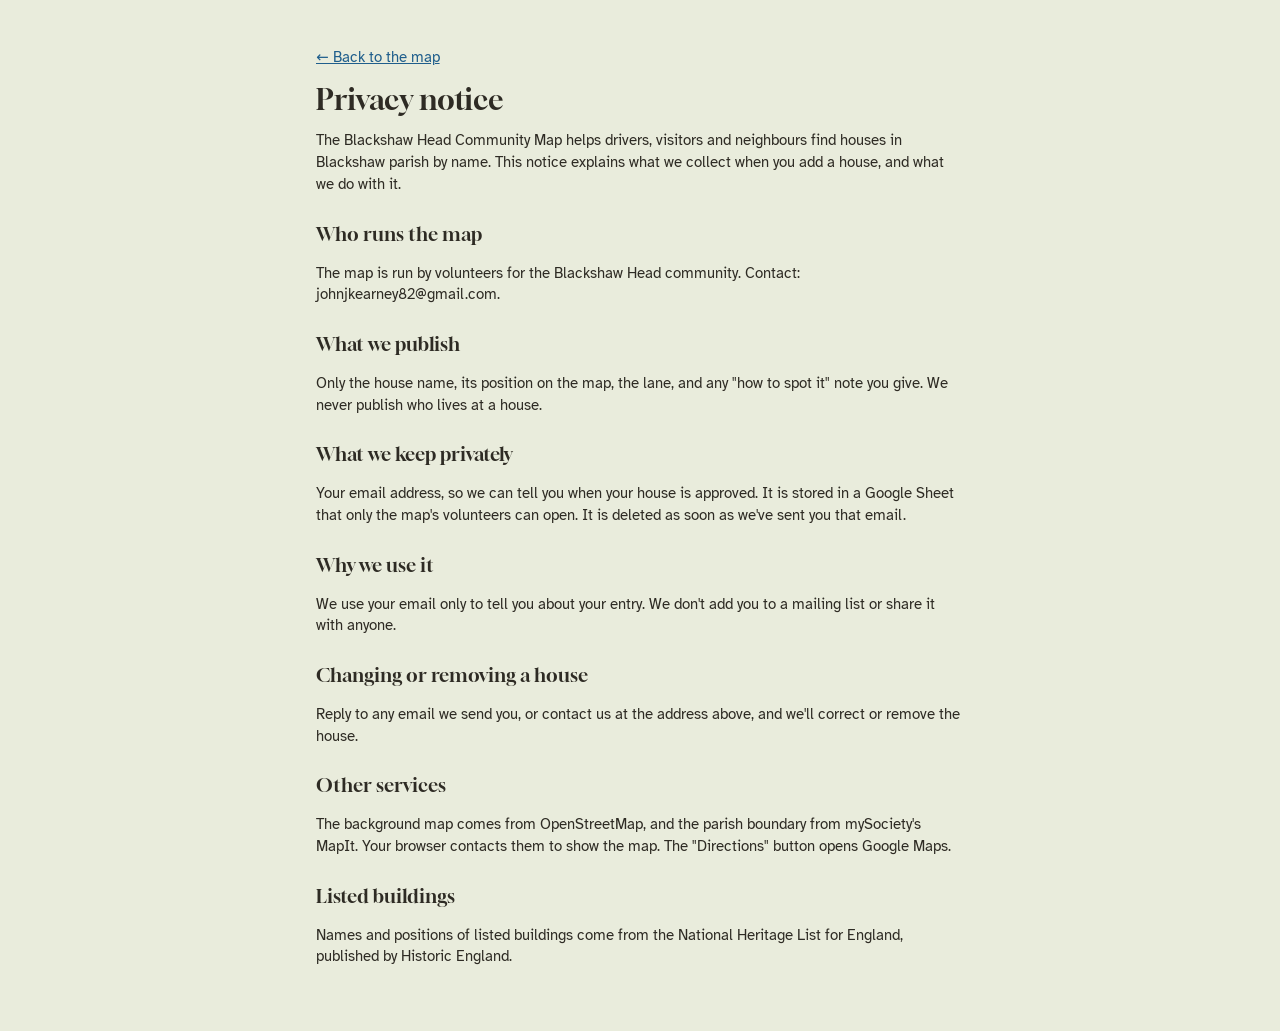
<file: privacy.html>
<!doctype html>
<html lang="en-GB">
<head>
<meta charset="utf-8">
<meta name="viewport" content="width=device-width,initial-scale=1,viewport-fit=cover">
<title>Privacy · Blackshaw Head Community Map</title>
<link rel="icon" href="assets/icon.svg" type="image/svg+xml">
<link rel="stylesheet" href="https://fonts.googleapis.com/css2?family=Atkinson+Hyperlegible:wght@400;700&family=Gloock&family=Kalam:wght@400;700&display=swap">
<link rel="stylesheet" href="assets/style.css">
</head>
<body class="doc">
<main>
  <p><a href="./">← Back to the map</a></p>
  <h1>Privacy notice</h1>
  <p>The Blackshaw Head Community Map helps drivers, visitors and neighbours find houses in Blackshaw parish by name. This notice explains what we collect when you add a house, and what we do with it.</p>

  <h2>Who runs the map</h2>
  <p>The map is run by volunteers for the Blackshaw Head community. <!-- When the parish council adopts the map, name it here as the data controller. --> Contact: <span id="contact">the organiser</span>.</p>

  <h2>What we publish</h2>
  <p>Only the house name, its position on the map, the lane, and any "how to spot it" note you give. We never publish who lives at a house.</p>

  <h2>What we keep privately</h2>
  <p>Your email address, so we can tell you when your house is approved. It is stored in a Google Sheet that only the map's volunteers can open. It is deleted as soon as we've sent you that email.</p>

  <h2>Why we use it</h2>
  <p>We use your email only to tell you about your entry. We don't add you to a mailing list or share it with anyone.</p>

  <h2>Changing or removing a house</h2>
  <p>Reply to any email we send you, or contact us at the address above, and we'll correct or remove the house.</p>

  <h2>Other services</h2>
  <p>The background map comes from OpenStreetMap, and the parish boundary from mySociety's MapIt. Your browser contacts them to show the map. The "Directions" button opens Google Maps.</p>

  <h2>Listed buildings</h2>
  <p>Names and positions of listed buildings come from the National Heritage List for England, published by Historic England.</p>
</main>
<script src="config.js"></script>
<script>
  try { if (window.MAP_CONFIG && MAP_CONFIG.contactEmail) document.getElementById("contact").textContent = MAP_CONFIG.contactEmail; } catch (_) {}
</script>
</body>
</html>
</file>
<file: assets/style.css>
/* Blackshaw Head Community Map
   Look: an illustrated country map. Soft, warm OpenStreetMap base; gritstone cottages;
   heather for neighbours' houses; handwritten lane-style labels.
   Layout: phone = header, map, bottom sheet. Desktop (900px+) = sidebar + map. */
:root{
  --ground:#e9ecdc;
  --paper:#fbfaf3;
  --ink:#2e2b24;
  --muted:#6e6a5a;
  --line:#d3d3c0;
  --field1:#dfe6c9;
  --field2:#d2dcb6;
  --wall:#8f8770;
  --tree:#7d9a5c;
  --stone:#b5762f;
  --roof:#5b4a3a;
  --heather:#8a4686;
  --focus:#1f5e8c;
  --target:#d6301a;
  --ok:#2f6b3a;
  --err:#b3261e;
  --tiles:sepia(.28) saturate(.72) hue-rotate(-8deg) brightness(1.04) contrast(.94);
  --f-display:"Gloock",Georgia,"Times New Roman",serif;
  --f-body:"Atkinson Hyperlegible",system-ui,-apple-system,"Segoe UI",sans-serif;
  --f-hand:"Kalam","Segoe Print","Bradley Hand",cursive;
  color-scheme:light;
}
@media (prefers-color-scheme:dark){:root{
  --ground:#1d201a;--paper:#24271f;--ink:#ecebe0;--muted:#a6a493;--line:#3b3f33;
  --field1:#262c20;--field2:#2b3223;--wall:#6c6655;--tree:#5f7a45;
  --stone:#dca35e;--roof:#c9b49b;--heather:#cf93cb;--focus:#7fb6e0;--target:#ff6a4d;--ok:#8fd19e;--err:#ff8a80;
  --tiles:invert(1) hue-rotate(180deg) brightness(.88) contrast(.88) saturate(.45) sepia(.15);
  color-scheme:dark}}

*{box-sizing:border-box}
html,body{margin:0}
body{background:var(--ground);color:var(--ink);font-family:var(--f-body);font-size:15px;line-height:1.45;overflow-x:hidden}
button,input,select,textarea{font:inherit;color:inherit}
:focus-visible{outline:2px solid var(--focus);outline-offset:2px}
[hidden]{display:none!important}

/* phone: an ordinary scrolling page — header, map, then details below */
.app{display:flex;flex-direction:column;padding-top:env(safe-area-inset-top,0px)}
.app header{order:1}.app .mapwrap{order:2;flex:none}.app .sheet{order:3}
.side{display:contents}
header{position:relative;background:var(--paper);border-bottom:1px solid var(--line);
  padding-left:max(16px,env(safe-area-inset-left,0px));padding-right:max(16px,env(safe-area-inset-right,0px));padding-block:12px;
  display:grid;gap:10px;z-index:1001}
.brand{display:flex;align-items:baseline;justify-content:space-between;gap:12px;flex-wrap:wrap}
.titlewrap{display:flex;align-items:flex-end;gap:10px;min-width:0}
h1{font-family:var(--f-display);font-weight:400;font-size:1.35rem;line-height:1.1;margin:0;text-wrap:balance}
.where{font-family:var(--f-hand);font-size:.95rem;color:var(--muted)}
.hills{width:64px;height:20px;flex:none;overflow:visible}
.h-back{fill:var(--field2)}.h-front{fill:var(--tree);opacity:.55}
.h-wall{fill:none;stroke:var(--wall);stroke-width:1;stroke-dasharray:3 1.5}
.h-tree circle{fill:var(--tree)}.h-tree line{stroke:var(--roof);stroke-width:1.2}
.h-house{fill:var(--stone);stroke:var(--ink);stroke-width:.8;stroke-linejoin:round}

.searchrow{display:flex;gap:8px}
.search{flex:1;min-width:0;position:relative}
.search input{width:100%;padding:11px 12px 11px 38px;border:1px solid var(--line);border-radius:8px;background:var(--ground);font-size:16px}
.search svg{position:absolute;left:12px;top:50%;transform:translateY(-50%);width:16px;height:16px;stroke:var(--muted);fill:none;stroke-width:2}
.btn{border:1px solid var(--line);background:var(--paper);border-radius:8px;padding:10px 14px;cursor:pointer;white-space:nowrap;font-weight:700;text-decoration:none;display:inline-block}
.btn:hover{border-color:var(--ink)}
.btn.primary{background:var(--heather);border-color:var(--heather);color:var(--paper)}
.btn.primary:hover{filter:brightness(1.08)}
.btn[disabled]{opacity:.55;cursor:not-allowed}
.btn.ghost{background:transparent}

.mapwrap{position:relative;height:55vh;height:55svh;min-height:280px;overflow:hidden;background:var(--field1);isolation:isolate}
#map{position:absolute;inset:0;background:var(--field1);font-family:var(--f-body)}
.leaflet-tile-pane{filter:var(--tiles)}
.leaflet-container a{color:var(--focus)}
.leaflet-control-attribution{font-size:11px;background:color-mix(in srgb,var(--paper) 85%,transparent)!important;color:var(--muted)}
.leaflet-control-attribution a{color:var(--muted)!important}

/* cottages */
.cot{background:none;border:0}
.cot svg{width:100%;height:100%;display:block;overflow:visible;filter:drop-shadow(1px 1.5px 0 color-mix(in srgb,var(--ink) 25%,transparent))}
.cot .wall{stroke:var(--ink);stroke-width:1.3;stroke-linejoin:round}
.cot .roof{fill:var(--roof)}
.cot.listed .wall{fill:var(--stone)}
.cot.added .wall{fill:var(--heather)}
.cot.landmark .wall{fill:var(--paper)}
.cot.sel .wall{stroke:var(--focus);stroke-width:2.4}
/* labels: shown when zoomed in, or for the selected house */
.lbl.leaflet-tooltip{background:none;border:0;box-shadow:none;padding:0 2px;font-family:var(--f-body);font-weight:700;font-size:12.5px;color:var(--ink);
  text-shadow:0 0 3px var(--paper),0 0 3px var(--paper),0 0 2px var(--paper),0 0 1px var(--paper);white-space:nowrap}
.lbl.leaflet-tooltip::before{display:none}
.map-far .lbl{display:none}
.lbl.sel{display:block!important;color:var(--focus)}
.boundary{stroke:var(--heather);stroke-width:2.5;stroke-dasharray:2 7;stroke-linecap:round;fill:var(--heather);fill-opacity:.035}

.legend{position:absolute;left:max(12px,env(safe-area-inset-left,0px));top:12px;background:var(--paper);border:1px solid var(--wall);border-radius:4px;padding:8px 11px;font-family:var(--f-hand);font-size:.9rem;line-height:1.2;display:grid;gap:4px;z-index:1000;box-shadow:2px 2px 0 color-mix(in srgb,var(--wall) 35%,transparent)}
.legend span{display:flex;align-items:center;gap:7px}
.lg{width:14px;height:14px;flex:none}
.lg path{stroke:var(--ink);stroke-width:1;stroke-linejoin:round}
.tools{position:absolute;right:max(12px,env(safe-area-inset-right,0px));top:12px;display:grid;gap:6px;z-index:1000}
.tools button{width:40px;height:40px;border-radius:8px;border:1px solid var(--wall);background:var(--paper);font-size:20px;line-height:1;cursor:pointer;font-family:var(--f-hand);display:grid;place-items:center;padding:0}
.ti{width:18px;height:18px;fill:none;stroke:var(--ink);stroke-width:1.8;stroke-linecap:round;stroke-linejoin:round}
.fs-close{display:none}
.app.full .fs-open{display:none}.app.full .fs-close{display:inline}

.cross{position:absolute;left:50%;top:50%;width:64px;height:64px;margin:-32px 0 0 -32px;pointer-events:none;z-index:1000}
.cross svg{width:100%;height:100%;display:block;overflow:visible}
.cross .halo{fill:none;stroke:#fff;stroke-width:6;stroke-linecap:round}
.cross .arm{fill:none;stroke:var(--target);stroke-width:3;stroke-linecap:round}
.cross .ctr{fill:var(--target);stroke:#fff;stroke-width:1.5}
@media (prefers-reduced-motion:no-preference){.cross .ring{animation:pulse 1.6s ease-out infinite;transform-origin:32px 32px}}
@keyframes pulse{0%{opacity:.9;transform:scale(.6)}100%{opacity:0;transform:scale(1.5)}}
.addhint{position:absolute;left:50%;transform:translateX(-50%);top:12px;background:var(--target);color:#fff;padding:8px 12px;border-radius:8px;font-size:.9rem;font-weight:700;z-index:1001;max-width:calc(100% - 130px);text-align:center}
.toast{position:absolute;left:50%;bottom:28px;transform:translateX(-50%);background:var(--ink);color:var(--paper);padding:8px 14px;border-radius:8px;font-size:.9rem;z-index:1002;max-width:calc(100% - 32px)}

.sheet{background:var(--paper);border-top:1px solid var(--line);scroll-margin-top:8px;min-height:60vh;min-height:60svh;
  padding-left:max(16px,env(safe-area-inset-left,0px));padding-right:max(16px,env(safe-area-inset-right,0px));padding-block:14px calc(14px + env(safe-area-inset-bottom,0px));z-index:1001}
.eyebrow{font-family:var(--f-hand);font-size:1rem;color:var(--muted);margin:0 0 6px}
.results{list-style:none;margin:0;padding:0;display:grid}
.results li button{width:100%;text-align:left;background:none;border:0;border-bottom:1px dashed var(--line);padding:10px 0;cursor:pointer;display:grid;grid-template-columns:14px 1fr auto;gap:10px;align-items:center}
.results li:last-child button{border-bottom:0}
.results li button:hover .nm{color:var(--focus)}
.results .nm{font-weight:700;min-width:0}
.results .ln{color:var(--muted);font-size:.85rem}
.place h2{font-family:var(--f-display);font-weight:400;font-size:1.4rem;line-height:1.15;margin:0 0 4px;text-wrap:balance}
.place .meta{color:var(--muted);margin:0 0 10px}
.place .note{margin:0 0 12px;max-width:60ch}
.facts{display:grid;grid-template-columns:auto 1fr;gap:4px 14px;margin:0 0 14px;font-size:.92rem}
.facts dt{color:var(--muted)}
.facts dd{margin:0;font-variant-numeric:tabular-nums}
.actions{display:flex;flex-wrap:wrap;gap:8px}
.empty{color:var(--muted);margin:0;max-width:60ch}
form{display:grid;gap:12px;max-width:520px}
label{display:grid;gap:4px;font-weight:700;font-size:.92rem}
label small{font-weight:400;color:var(--muted)}
form input,form select,form textarea{padding:10px 12px;border:1px solid var(--line);border-radius:8px;background:var(--ground);font-size:16px;font-weight:400;width:100%}
form textarea{min-height:64px;resize:vertical}
.check{display:grid;grid-template-columns:auto 1fr;gap:10px;align-items:start;font-weight:400}
.check input{width:20px;height:20px;margin-top:2px}
.hp{position:absolute!important;left:-10000px!important;width:1px;height:1px;overflow:hidden}
.msg{font-size:.92rem;margin:0}
.msg.err{color:var(--err)}
.msg.ok{color:var(--ok);font-weight:700}
.about{font-size:.85rem;color:var(--muted);margin-top:14px;border-top:1px solid var(--line);padding-top:10px;max-width:62ch}
.about p{margin:0 0 6px}
.about a{color:inherit}

/* phone: search results drop down under the search box, above the map, so the keyboard never hides them */
.drop{position:absolute;left:max(16px,env(safe-area-inset-left,0px));right:max(16px,env(safe-area-inset-right,0px));top:calc(100% - 6px);z-index:1002;
  max-height:min(60vh,420px);max-height:min(60svh,420px);overflow:auto;overscroll-behavior:contain;background:var(--paper);border:1px solid var(--wall);border-radius:8px;
  padding:6px 12px;box-shadow:3px 3px 0 color-mix(in srgb,var(--wall) 35%,transparent)}
.drop .eyebrow{margin:4px 0 2px}
.drop .empty{margin:4px 0 10px}
.tonext{position:absolute;left:50%;transform:translateX(-50%);bottom:calc(30px + env(safe-area-inset-bottom,0px));z-index:1001;border:0;border-radius:999px;
  background:var(--heather);color:var(--paper);font-weight:700;padding:11px 18px;box-shadow:0 2px 8px color-mix(in srgb,var(--ink) 30%,transparent);cursor:pointer;white-space:nowrap}

/* full screen: map only, details float as a card */
.app.full{position:fixed;inset:0;z-index:2000;display:grid;background:var(--field1);padding-top:env(safe-area-inset-top,0px)}
.app.full .mapwrap{height:auto;min-height:0}
.app.full .drop,.app.full .tonext{display:none!important}
.app.full{grid-template-columns:1fr!important;grid-template-rows:1fr!important}
.app.full .side{display:contents!important}
.app.full header{display:none}
.app.full .mapwrap{grid-column:1!important;grid-row:1!important}
.app.full .sheet{display:none}
.app.full.has-sel .sheet,.app.full.adding .sheet{display:block;position:fixed;z-index:1003;left:max(12px,env(safe-area-inset-left,0px));right:max(12px,env(safe-area-inset-right,0px));bottom:calc(12px + env(safe-area-inset-bottom,0px));max-width:460px;max-height:50vh;border:1px solid var(--wall);border-radius:6px;box-shadow:3px 3px 0 color-mix(in srgb,var(--wall) 35%,transparent)}

/* desktop: fixed app with a sidebar */
@media (min-width:900px){
  html,body{height:100%}
  body{overflow:hidden}
  .app{height:100%;display:grid;grid-template-columns:380px 1fr;grid-template-rows:1fr}
  .side{display:grid;grid-template-rows:auto 1fr;grid-column:1;grid-row:1;min-height:0;border-right:1px solid var(--line);background:var(--paper)}
  .sheet{grid-row:2;overflow:auto;border-top:0;padding-bottom:14px;min-height:0}
  .mapwrap{grid-column:2;grid-row:1;height:auto;min-height:0}
  .drop,.tonext{display:none!important}
}
@media (max-width:420px){.legend{font-size:.8rem;padding:6px 8px}.addhint{max-width:calc(100% - 110px)}}
@media (prefers-reduced-motion:reduce){*{transition:none!important;animation:none!important}}

/* privacy page */
.doc{overflow:auto;height:100%}
.doc main{max-width:680px;margin:0 auto;padding-left:max(16px,env(safe-area-inset-left,0px));padding-right:max(16px,env(safe-area-inset-right,0px));padding-block:32px 48px}
.doc h1{font-size:1.8rem;margin-bottom:12px}
.doc h2{font-family:var(--f-display);font-weight:400;font-size:1.2rem;margin:24px 0 6px}
.doc p,.doc li{max-width:65ch}
.doc a{color:var(--focus)}
.app.adding .legend{display:none}
</file>
